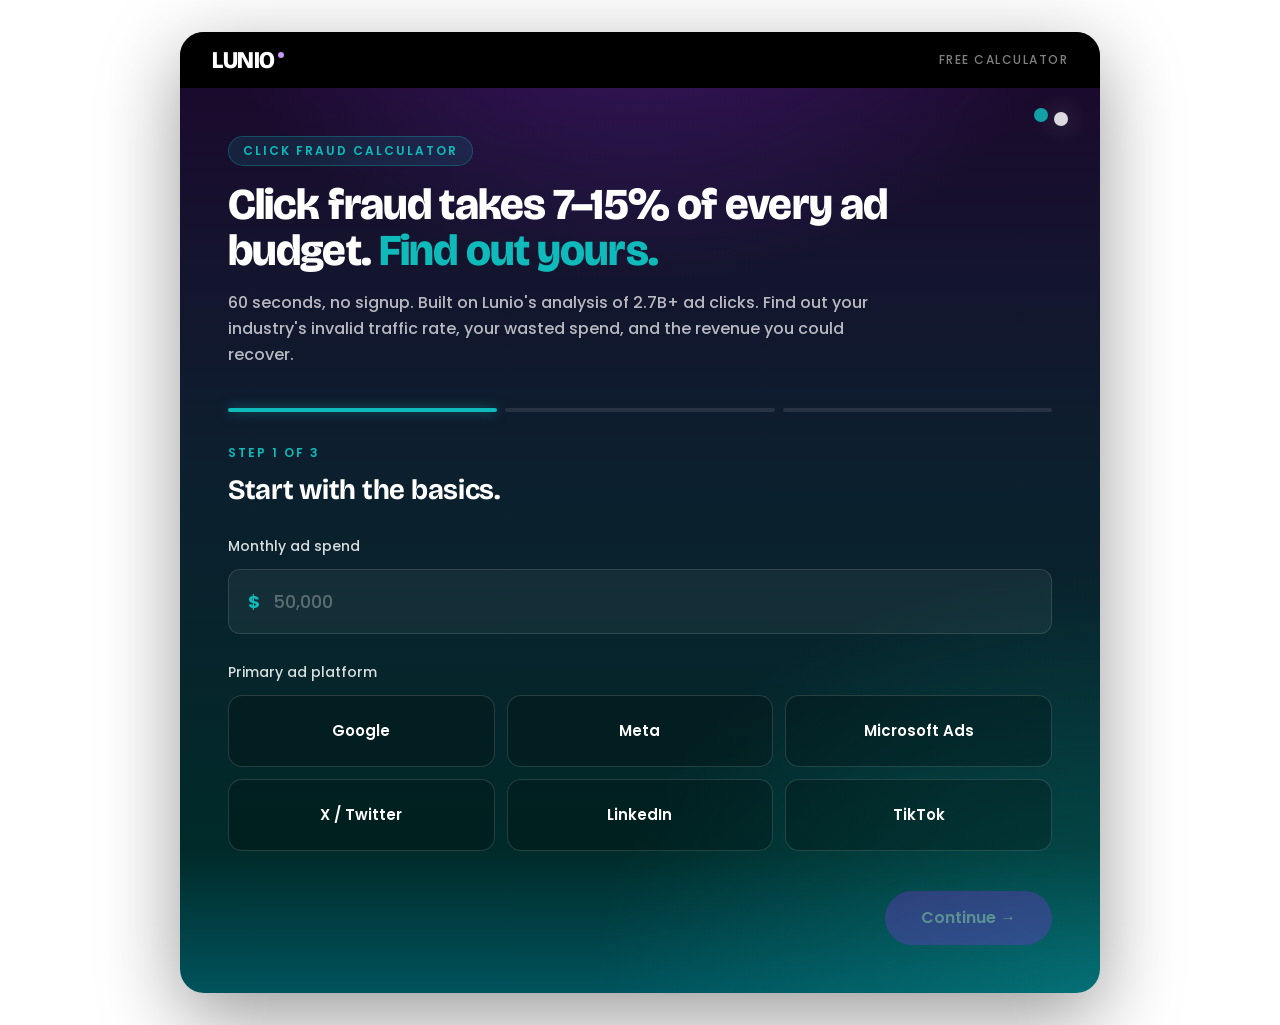
<file: index.html>
<!doctype html>
<html lang="de">
<head>
  <meta charset="UTF-8" />
  <meta name="viewport" content="width=device-width, initial-scale=1.0" />
  <title>Lunio Rechner</title>
</head>
<body>
<!-- ============================================================
     LUNIO – TRUE COST OF CLICK FRAUD CALCULATOR
     Embed-ready snippet (no DOCTYPE / html / head / body tags)
     Data source: Lunio Global Invalid Traffic Report 2026
     ============================================================ -->

<style>
  /* Brand fonts: Poppins (body) + Bricolage Grotesque 800 as a heavy
     display alternative to Attila Sans Classic (not on Google Fonts). */
  @import url('https://fonts.googleapis.com/css2?family=Bricolage+Grotesque:opsz,wght@12..96,700;12..96,800&family=Poppins:wght@400;500;600;700&display=swap');

  /* ---------- ROOT / RESET ---------- */
  .lunio-ccf-wrapper,
  .lunio-ccf-wrapper * {
    box-sizing: border-box;
    margin: 0;
    padding: 0;
  }

  .lunio-ccf-wrapper {
    --lunio-ccf-dark-purple-1: #1D072D;
    --lunio-ccf-dark-teal-1: #002A29;
    --lunio-ccf-dark-teal-2: #00535C;
    --lunio-ccf-core-teal: #0FBABA;
    --lunio-ccf-light-teal-1: #36D8D9;
    --lunio-ccf-light-teal-2: #C6EBEB;
    --lunio-ccf-purple: #7E34D5;
    --lunio-ccf-purple-hover: #6929b8;
    --lunio-ccf-core-purple: #C697F2;
    --lunio-ccf-white: #FFFFFF;
    --lunio-ccf-black: #0A0A0A;

    --lunio-ccf-font-body: 'Poppins', -apple-system, BlinkMacSystemFont, sans-serif;
    --lunio-ccf-font-display: 'Bricolage Grotesque', 'Poppins', sans-serif;

    font-family: var(--lunio-ccf-font-body);
    color: var(--lunio-ccf-white);

    background:
      radial-gradient(ellipse 80% 60% at 50% -10%, rgba(126, 52, 213, 0.35) 0%, transparent 60%),
      radial-gradient(ellipse 100% 80% at 100% 100%, rgba(15, 186, 186, 0.28) 0%, transparent 55%),
      linear-gradient(180deg, #1D072D 0%, #0C1F2E 45%, #002A29 85%, #00535C 100%);

    border-radius: 24px;
    padding: 0;
    max-width: 920px;
    margin: 32px auto;
    position: relative;
    overflow: hidden;
    box-shadow: 0 24px 80px rgba(0, 0, 0, 0.4);
  }

  /* ---------- BLACK HEADER STRIPE ---------- */
  .lunio-ccf-header {
    background: #000000;
    padding: 16px 32px;
    display: flex;
    align-items: center;
    justify-content: space-between;
  }

  .lunio-ccf-brand {
    display: inline-flex;
    align-items: flex-start;
    gap: 2px;
    user-select: none;
  }

  .lunio-ccf-brand-word {
    font-family: var(--lunio-ccf-font-display);
    font-weight: 800;
    font-size: 24px;
    line-height: 1;
    letter-spacing: -0.02em;
    color: var(--lunio-ccf-white);
    font-variation-settings: "opsz" 96;
  }

  .lunio-ccf-brand-dot {
    width: 6px;
    height: 6px;
    border-radius: 50%;
    background: var(--lunio-ccf-core-purple);
    margin-top: 4px;
    margin-left: 1px;
  }

  .lunio-ccf-header-tag {
    font-family: var(--lunio-ccf-font-body);
    font-size: 12px;
    font-weight: 500;
    letter-spacing: 1.5px;
    text-transform: uppercase;
    color: rgba(255, 255, 255, 0.5);
  }

  /* ---------- INNER PADDING ---------- */
  .lunio-ccf-inner {
    padding: 48px 48px 48px;
    position: relative;
  }

  /* Decorative floating dot motif */
  .lunio-ccf-inner::after {
    content: '';
    position: absolute;
    top: 24px;
    right: 32px;
    width: 14px;
    height: 14px;
    background: var(--lunio-ccf-white);
    border-radius: 50%;
    box-shadow:
      -20px -4px 0 var(--lunio-ccf-core-teal),
      0 0 24px rgba(255, 255, 255, 0.4);
    opacity: 0.85;
  }

  /* ---------- COLLAPSIBLE INTRO (Step 1 only) ---------- */
  .lunio-ccf-intro {
    max-height: 600px;
    opacity: 1;
    overflow: hidden;
    transition: max-height 0.5s cubic-bezier(0.4, 0, 0.2, 1),
                opacity 0.35s ease,
                margin 0.4s ease;
  }

  .lunio-ccf-intro.lunio-ccf-intro-collapsed {
    max-height: 0;
    opacity: 0;
    margin-bottom: 0;
  }

  .lunio-ccf-eyebrow {
    display: inline-block;
    color: var(--lunio-ccf-core-teal);
    font-family: var(--lunio-ccf-font-body);
    font-weight: 600;
    font-size: 12px;
    line-height: 1;
    letter-spacing: 2px;
    text-transform: uppercase;
    margin-bottom: 16px;
    padding: 8px 14px;
    background: rgba(15, 186, 186, 0.12);
    border: 1px solid rgba(15, 186, 186, 0.3);
    border-radius: 100px;
  }

  .lunio-ccf-heading {
    display: block;
    font-family: var(--lunio-ccf-font-display);
    font-weight: 800;
    font-size: 44px;
    line-height: 1.05;
    letter-spacing: -0.02em;
    color: var(--lunio-ccf-white);
    margin-bottom: 16px;
    font-variation-settings: "opsz" 96;
    max-width: 720px;
  }

  .lunio-ccf-heading-accent {
    color: var(--lunio-ccf-core-teal);
  }

  .lunio-ccf-subheading {
    font-family: var(--lunio-ccf-font-body);
    font-weight: 500;
    font-size: 16px;
    line-height: 26px;
    color: rgba(255, 255, 255, 0.7);
    margin-bottom: 40px;
    max-width: 640px;
  }

  /* ---------- PROGRESS BAR ---------- */
  .lunio-ccf-progress {
    display: flex;
    gap: 8px;
    margin-bottom: 32px;
  }

  .lunio-ccf-progress-segment {
    flex: 1;
    height: 4px;
    background: rgba(255, 255, 255, 0.1);
    border-radius: 2px;
    overflow: hidden;
    position: relative;
    transition: background 0.3s ease;
  }

  .lunio-ccf-progress-segment.lunio-ccf-active {
    background: var(--lunio-ccf-core-teal);
    box-shadow: 0 0 12px rgba(15, 186, 186, 0.5);
  }

  .lunio-ccf-progress-segment.lunio-ccf-completed {
    background: var(--lunio-ccf-core-teal);
  }

  .lunio-ccf-step-label {
    font-family: var(--lunio-ccf-font-body);
    font-size: 12px;
    color: var(--lunio-ccf-core-teal);
    letter-spacing: 2px;
    text-transform: uppercase;
    margin-bottom: 12px;
    font-weight: 600;
  }

  /* ---------- STEPS ---------- */
  .lunio-ccf-step {
    display: none;
    animation: lunio-ccf-fadeIn 0.4s ease-out;
  }

  .lunio-ccf-step.lunio-ccf-step-active {
    display: block;
  }

  @keyframes lunio-ccf-fadeIn {
    from { opacity: 0; transform: translateY(12px); }
    to   { opacity: 1; transform: translateY(0); }
  }

  .lunio-ccf-question {
    font-family: var(--lunio-ccf-font-display);
    font-weight: 700;
    font-size: 28px;
    line-height: 1.2;
    letter-spacing: -0.01em;
    color: var(--lunio-ccf-white);
    margin-bottom: 28px;
    font-variation-settings: "opsz" 48;
  }

  /* ---------- INPUT FIELDS ---------- */
  .lunio-ccf-field-group {
    margin-bottom: 28px;
  }

  .lunio-ccf-label {
    display: block;
    font-family: var(--lunio-ccf-font-body);
    font-size: 14px;
    font-weight: 500;
    color: rgba(255, 255, 255, 0.85);
    margin-bottom: 12px;
  }

  .lunio-ccf-input-wrap {
    position: relative;
    display: flex;
    align-items: center;
  }

  .lunio-ccf-currency-symbol {
    position: absolute;
    left: 20px;
    color: var(--lunio-ccf-core-teal);
    font-weight: 700;
    font-size: 18px;
    pointer-events: none;
    z-index: 2;
  }

  .lunio-ccf-input {
    width: 100%;
    background: rgba(255, 255, 255, 0.05);
    border: 1.5px solid rgba(255, 255, 255, 0.12);
    color: var(--lunio-ccf-white);
    font-family: var(--lunio-ccf-font-body);
    font-size: 18px;
    font-weight: 500;
    padding: 18px 20px 18px 44px;
    border-radius: 12px;
    transition: all 0.2s ease;
    outline: none;
  }

  .lunio-ccf-input::placeholder {
    color: rgba(255, 255, 255, 0.3);
  }

  .lunio-ccf-input:focus {
    border-color: var(--lunio-ccf-core-teal);
    background: rgba(15, 186, 186, 0.06);
    box-shadow: 0 0 0 4px rgba(15, 186, 186, 0.15);
  }

  .lunio-ccf-input::-webkit-outer-spin-button,
  .lunio-ccf-input::-webkit-inner-spin-button {
    -webkit-appearance: none;
    margin: 0;
  }
  .lunio-ccf-input[type=number] {
    -moz-appearance: textfield;
  }

  /* ---------- CARD GRIDS ---------- */
  .lunio-ccf-platform-grid {
    display: grid;
    grid-template-columns: repeat(3, 1fr);
    gap: 12px;
  }

  .lunio-ccf-industry-grid {
    display: grid;
    grid-template-columns: repeat(4, 1fr);
    gap: 10px;
  }

  .lunio-ccf-card {
    background: rgba(0, 0, 0, 0.22);
    border: 1.5px solid rgba(255, 255, 255, 0.14);
    color: var(--lunio-ccf-white);
    font-family: var(--lunio-ccf-font-body);
    font-size: 13px;
    font-weight: 600;
    padding: 16px 12px;
    border-radius: 14px;
    cursor: pointer;
    transition: all 0.2s ease;
    text-align: center;
    position: relative;
    display: flex;
    flex-direction: column;
    align-items: center;
    justify-content: center;
    gap: 4px;
    min-height: 82px;
    line-height: 1.3;
  }

  .lunio-ccf-platform-grid .lunio-ccf-card {
    font-size: 15px;
    min-height: 72px;
  }

  .lunio-ccf-card:hover {
    border-color: rgba(15, 186, 186, 0.7);
    background: rgba(15, 186, 186, 0.12);
    transform: translateY(-2px);
  }

  .lunio-ccf-card.lunio-ccf-selected {
    border-color: var(--lunio-ccf-core-teal);
    background: rgba(15, 186, 186, 0.16);
    box-shadow: 0 0 0 1px var(--lunio-ccf-core-teal), 0 8px 24px rgba(15, 186, 186, 0.2);
  }

  .lunio-ccf-card.lunio-ccf-selected::after {
    content: '';
    position: absolute;
    top: 8px;
    right: 8px;
    width: 12px;
    height: 12px;
    background: var(--lunio-ccf-core-teal);
    border-radius: 50%;
    box-shadow: inset 0 0 0 2.5px var(--lunio-ccf-dark-teal-1);
  }

  .lunio-ccf-card-rate {
    font-size: 11px;
    color: rgba(255, 255, 255, 0.45);
    font-weight: 500;
    letter-spacing: 0.3px;
  }

  .lunio-ccf-card.lunio-ccf-selected .lunio-ccf-card-rate {
    color: var(--lunio-ccf-core-teal);
  }

  /* ---------- NAVIGATION ---------- */
  .lunio-ccf-nav {
    display: flex;
    justify-content: space-between;
    align-items: center;
    margin-top: 40px;
    gap: 16px;
  }

  .lunio-ccf-btn {
    font-family: var(--lunio-ccf-font-body);
    font-weight: 600;
    font-size: 16px;
    line-height: 1.4;
    padding: 16px 36px;
    border-radius: 100px;
    border: none;
    cursor: pointer;
    transition: all 0.2s ease;
    display: inline-flex;
    align-items: center;
    gap: 8px;
    white-space: nowrap;
    text-decoration: none;
  }

  .lunio-ccf-btn-primary {
    background: var(--lunio-ccf-purple);
    color: var(--lunio-ccf-white);
    box-shadow: 0 6px 16px rgba(126, 52, 213, 0.25),
                0 2px 8px rgba(0, 0, 0, 0.35);
  }

  .lunio-ccf-btn-primary:hover:not(:disabled) {
    background: var(--lunio-ccf-purple-hover);
    transform: translateY(-1px);
    box-shadow: 0 10px 24px rgba(126, 52, 213, 0.35),
                0 4px 10px rgba(0, 0, 0, 0.4);
  }

  .lunio-ccf-btn-primary:disabled {
    opacity: 0.35;
    cursor: not-allowed;
    box-shadow: none;
  }

  .lunio-ccf-btn-ghost {
    background: transparent;
    color: rgba(255, 255, 255, 0.65);
    padding: 16px 20px;
  }

  .lunio-ccf-btn-ghost:hover {
    color: var(--lunio-ccf-white);
  }

  .lunio-ccf-btn-cta {
    background: var(--lunio-ccf-purple);
    color: var(--lunio-ccf-white);
    padding: 20px 44px;
    font-size: 17px;
    box-shadow: 0 6px 18px rgba(126, 52, 213, 0.22),
                0 2px 8px rgba(0, 0, 0, 0.35);
  }

  .lunio-ccf-btn-cta:hover {
    background: var(--lunio-ccf-purple-hover);
    transform: translateY(-2px);
    box-shadow: 0 10px 24px rgba(126, 52, 213, 0.3),
                0 4px 12px rgba(0, 0, 0, 0.4);
  }

  /* ===================================================
     STEP 3 — RESULTS (redesigned: lost-revenue hero)
     =================================================== */

  /* ---------- CONTEXT BAR ---------- */
  .lunio-ccf-context-bar {
    display: inline-flex;
    align-items: center;
    gap: 10px;
    padding: 10px 18px;
    background: rgba(15, 186, 186, 0.08);
    border: 1px solid rgba(15, 186, 186, 0.25);
    border-radius: 100px;
    margin-bottom: 28px;
    font-family: var(--lunio-ccf-font-body);
    font-size: 13px;
    font-weight: 500;
    color: rgba(255, 255, 255, 0.9);
    flex-wrap: wrap;
  }

  .lunio-ccf-context-dot {
    width: 8px;
    height: 8px;
    border-radius: 50%;
    background: var(--lunio-ccf-core-teal);
    box-shadow: 0 0 8px rgba(15, 186, 186, 0.6);
    flex-shrink: 0;
  }

  .lunio-ccf-context-bar span:not(.lunio-ccf-context-dot) {
    color: rgba(255, 255, 255, 0.9);
  }

  .lunio-ccf-context-divider {
    color: rgba(255, 255, 255, 0.3);
  }

  /* ---------- HERO ---------- */
  .lunio-ccf-hero {
    margin-bottom: 36px;
  }

  .lunio-ccf-hero-eyebrow {
    display: block;
    font-family: var(--lunio-ccf-font-body);
    font-size: 18px;
    font-weight: 500;
    color: rgba(255, 255, 255, 0.7);
    margin-bottom: 12px;
  }

  .lunio-ccf-hero-number {
    display: block;
    font-family: var(--lunio-ccf-font-display);
    font-weight: 800;
    font-size: 88px;
    line-height: 1;
    letter-spacing: -0.04em;
    color: var(--lunio-ccf-core-teal);
    margin-bottom: 20px;
    font-variation-settings: "opsz" 96;
    text-shadow: 0 0 60px rgba(15, 186, 186, 0.25);
  }

  .lunio-ccf-hero-text {
    font-family: var(--lunio-ccf-font-body);
    font-size: 18px;
    line-height: 30px;
    color: rgba(255, 255, 255, 0.85);
    max-width: 720px;
    font-weight: 400;
  }

  .lunio-ccf-hero-text strong {
    color: var(--lunio-ccf-white);
    font-weight: 700;
  }

  /* ---------- SECONDARY STATS ---------- */
  .lunio-ccf-secondary-stats {
    display: grid;
    grid-template-columns: repeat(3, 1fr);
    gap: 14px;
    margin-bottom: 40px;
    padding-top: 32px;
    border-top: 1px solid rgba(255, 255, 255, 0.08);
  }

  .lunio-ccf-stat {
    padding: 4px 0;
  }

  .lunio-ccf-stat-label {
    font-family: var(--lunio-ccf-font-body);
    font-size: 12px;
    text-transform: uppercase;
    letter-spacing: 1.2px;
    color: rgba(255, 255, 255, 0.55);
    font-weight: 500;
    margin-bottom: 8px;
  }

  .lunio-ccf-stat-value {
    font-family: var(--lunio-ccf-font-display);
    font-weight: 800;
    font-size: 28px;
    line-height: 1.1;
    letter-spacing: -0.02em;
    color: var(--lunio-ccf-white);
    font-variation-settings: "opsz" 96;
  }

  /* ---------- CTA BLOCK ---------- */
  .lunio-ccf-cta-block {
    background:
      radial-gradient(circle at 0% 100%, rgba(126, 52, 213, 0.28) 0%, transparent 55%),
      radial-gradient(circle at 100% 0%, rgba(15, 186, 186, 0.18) 0%, transparent 55%),
      rgba(255, 255, 255, 0.03);
    border: 1px solid rgba(255, 255, 255, 0.1);
    border-radius: 20px;
    padding: 40px 36px;
    position: relative;
    overflow: hidden;
  }

  .lunio-ccf-cta-headline {
    display: block;
    font-family: var(--lunio-ccf-font-display);
    font-weight: 800;
    font-size: 30px;
    line-height: 1.15;
    letter-spacing: -0.02em;
    color: var(--lunio-ccf-white);
    margin-bottom: 14px;
    font-variation-settings: "opsz" 96;
  }

  .lunio-ccf-cta-accent {
    color: var(--lunio-ccf-core-teal);
  }

  .lunio-ccf-cta-text {
    color: rgba(255, 255, 255, 0.75);
    font-family: var(--lunio-ccf-font-body);
    font-size: 15px;
    line-height: 26px;
    margin-bottom: 24px;
    max-width: 560px;
  }

  .lunio-ccf-checklist {
    display: flex;
    flex-wrap: wrap;
    gap: 16px 28px;
    margin-bottom: 28px;
    padding-bottom: 28px;
    border-bottom: 1px solid rgba(255, 255, 255, 0.08);
  }

  .lunio-ccf-check-item {
    display: inline-flex;
    align-items: center;
    gap: 8px;
    font-family: var(--lunio-ccf-font-body);
    font-size: 14px;
    color: rgba(255, 255, 255, 0.85);
    font-weight: 500;
  }

  .lunio-ccf-check-icon {
    width: 18px;
    height: 18px;
    border-radius: 50%;
    background: rgba(15, 186, 186, 0.18);
    color: var(--lunio-ccf-core-teal);
    display: inline-flex;
    align-items: center;
    justify-content: center;
    font-size: 11px;
    font-weight: 700;
    flex-shrink: 0;
  }

  .lunio-ccf-cta-actions {
    display: flex;
    flex-direction: column;
    align-items: flex-start;
    gap: 18px;
  }

  .lunio-ccf-reassurance-list {
    display: flex;
    flex-wrap: wrap;
    gap: 10px 22px;
  }

  .lunio-ccf-reassurance-item {
    display: inline-flex;
    align-items: center;
    gap: 7px;
    font-family: var(--lunio-ccf-font-body);
    font-size: 13px;
    color: rgba(255, 255, 255, 0.6);
    font-weight: 500;
  }

  .lunio-ccf-reassurance-icon {
    width: 14px;
    height: 14px;
    color: var(--lunio-ccf-core-teal);
    flex-shrink: 0;
    opacity: 0.85;
  }

  /* ---------- SOCIAL PROOF ---------- */
  .lunio-ccf-social-proof {
    display: flex;
    align-items: flex-start;
    gap: 12px;
    margin-top: 28px;
    padding: 20px 24px;
    background: rgba(255, 255, 255, 0.025);
    border-radius: 14px;
    font-family: var(--lunio-ccf-font-body);
    font-size: 14px;
    line-height: 22px;
    color: rgba(255, 255, 255, 0.7);
  }

  .lunio-ccf-social-arrow {
    color: var(--lunio-ccf-core-teal);
    font-weight: 700;
    flex-shrink: 0;
    margin-top: 1px;
  }

  .lunio-ccf-social-proof strong {
    color: var(--lunio-ccf-core-teal);
    font-weight: 600;
  }

  /* ---------- RESTART ---------- */
  .lunio-ccf-restart {
    display: block;
    margin: 24px auto 0;
    background: none;
    border: none;
    color: rgba(255, 255, 255, 0.5);
    font-family: var(--lunio-ccf-font-body);
    font-size: 14px;
    cursor: pointer;
    text-decoration: underline;
    text-underline-offset: 4px;
    transition: color 0.2s;
  }

  .lunio-ccf-restart:hover {
    color: var(--lunio-ccf-core-teal);
  }

  /* ---------- DISCLAIMER ---------- */
  .lunio-ccf-disclaimer {
    font-family: var(--lunio-ccf-font-body);
    font-size: 11px;
    line-height: 18px;
    color: rgba(255, 255, 255, 0.35);
    margin-top: 24px;
    text-align: center;
  }

  /* ---------- MOBILE ---------- */
  @media (max-width: 700px) {
    .lunio-ccf-wrapper {
      margin: 16px;
      border-radius: 20px;
    }

    .lunio-ccf-header {
      padding: 12px 20px;
    }

    .lunio-ccf-header-tag {
      display: none;
    }

    .lunio-ccf-inner {
      padding: 28px 20px 32px;
    }

    .lunio-ccf-inner::after {
      top: 16px;
      right: 20px;
      width: 10px;
      height: 10px;
    }

    .lunio-ccf-heading {
      font-size: 28px;
    }

    .lunio-ccf-subheading {
      font-size: 15px;
      line-height: 24px;
    }

    .lunio-ccf-question {
      font-size: 22px;
    }

    .lunio-ccf-platform-grid {
      grid-template-columns: repeat(2, 1fr);
    }

    .lunio-ccf-industry-grid {
      grid-template-columns: repeat(2, 1fr);
    }

    /* ----- Step 3 mobile ----- */
    .lunio-ccf-hero-number {
      font-size: 56px;
    }

    .lunio-ccf-hero-text {
      font-size: 16px;
      line-height: 26px;
    }

    .lunio-ccf-secondary-stats {
      grid-template-columns: 1fr;
      gap: 16px;
    }

    .lunio-ccf-stat-value {
      font-size: 24px;
    }

    .lunio-ccf-cta-block {
      padding: 28px 22px;
    }

    .lunio-ccf-cta-headline {
      font-size: 24px;
    }

    .lunio-ccf-checklist {
      flex-direction: column;
      gap: 12px;
    }

    .lunio-ccf-cta-actions {
      gap: 16px;
    }

    .lunio-ccf-btn-cta {
      width: 100%;
      justify-content: center;
    }

    .lunio-ccf-reassurance-list {
      width: 100%;
      justify-content: flex-start;
      gap: 8px 18px;
    }

    .lunio-ccf-nav {
      flex-direction: column-reverse;
      gap: 8px;
    }

    .lunio-ccf-nav .lunio-ccf-btn {
      width: 100%;
      justify-content: center;
    }
  }
</style>

<div class="lunio-ccf-wrapper" id="lunio-ccf-calculator">

  <!-- LUNIO BRANDED HEADER -->
  <div class="lunio-ccf-header">
    <div class="lunio-ccf-brand">
      <span class="lunio-ccf-brand-word">LUNIO</span>
      <span class="lunio-ccf-brand-dot"></span>
    </div>
    <span class="lunio-ccf-header-tag">Free Calculator</span>
  </div>

  <div class="lunio-ccf-inner">

    <!-- INTRO (collapses on Step 2+) -->
    <div class="lunio-ccf-intro" id="lunio-ccf-intro">
      <span class="lunio-ccf-eyebrow">Click Fraud Calculator</span>
      <span class="lunio-ccf-heading">Click fraud takes 7–15% of every ad budget. <span class="lunio-ccf-heading-accent">Find out yours.</span></span>
      <p class="lunio-ccf-subheading">60 seconds, no signup. Built on Lunio's analysis of 2.7B+ ad clicks. Find out your industry's invalid traffic rate, your wasted spend, and the revenue you could recover.</p>
    </div>

    <!-- PROGRESS -->
    <div class="lunio-ccf-progress">
      <div class="lunio-ccf-progress-segment lunio-ccf-active" data-segment="1"></div>
      <div class="lunio-ccf-progress-segment" data-segment="2"></div>
      <div class="lunio-ccf-progress-segment" data-segment="3"></div>
    </div>

    <!-- ============= STEP 1 ============= -->
    <div class="lunio-ccf-step lunio-ccf-step-active" data-step="1">
      <div class="lunio-ccf-step-label">Step 1 of 3</div>
      <div class="lunio-ccf-question">Start with the basics.</div>

      <div class="lunio-ccf-field-group">
        <label class="lunio-ccf-label" for="lunio-ccf-budget">Monthly ad spend</label>
        <div class="lunio-ccf-input-wrap">
          <span class="lunio-ccf-currency-symbol">$</span>
          <input type="number" id="lunio-ccf-budget" class="lunio-ccf-input" placeholder="50,000" min="0" step="1000" />
        </div>
      </div>

      <div class="lunio-ccf-field-group">
        <label class="lunio-ccf-label">Primary ad platform</label>
        <div class="lunio-ccf-platform-grid" id="lunio-ccf-platform-grid">
          <button class="lunio-ccf-card" data-platform="Google" data-cta-name="Google" data-context-name="Google Ads" data-rate="7.57" type="button">Google</button>
          <button class="lunio-ccf-card" data-platform="Meta" data-cta-name="Meta" data-context-name="Meta Ads" data-rate="8.20" type="button">Meta</button>
          <button class="lunio-ccf-card" data-platform="Microsoft Ads" data-cta-name="Microsoft" data-context-name="Microsoft Ads" data-rate="10.32" type="button">Microsoft Ads</button>
          <button class="lunio-ccf-card" data-platform="X / Twitter" data-cta-name="X" data-context-name="X Ads" data-rate="12.79" type="button">X / Twitter</button>
          <button class="lunio-ccf-card" data-platform="LinkedIn" data-cta-name="LinkedIn" data-context-name="LinkedIn Ads" data-rate="19.88" type="button">LinkedIn</button>
          <button class="lunio-ccf-card" data-platform="TikTok" data-cta-name="TikTok" data-context-name="TikTok Ads" data-rate="24.20" type="button">TikTok</button>
        </div>
      </div>

      <div class="lunio-ccf-nav">
        <div></div>
        <button class="lunio-ccf-btn lunio-ccf-btn-primary" id="lunio-ccf-next-1" type="button" disabled>Continue →</button>
      </div>
    </div>

    <!-- ============= STEP 2 ============= -->
    <div class="lunio-ccf-step" data-step="2">
      <div class="lunio-ccf-step-label">Step 2 of 3</div>
      <div class="lunio-ccf-question">Pick your industry &amp; CPC.</div>

      <div class="lunio-ccf-field-group">
        <label class="lunio-ccf-label">Your industry</label>
        <div class="lunio-ccf-industry-grid" id="lunio-ccf-industry-grid">
          <!-- Row 1 (lowest IVT) -->
          <button class="lunio-ccf-card" data-industry="Retail" data-rate="6.03" data-cpc="1.35" type="button">
            <span>Retail</span><span class="lunio-ccf-card-rate">6.03% IVT</span>
          </button>
          <button class="lunio-ccf-card" data-industry="Software &amp; IT" data-rate="6.48" data-cpc="4.50" type="button">
            <span>Software &amp; IT</span><span class="lunio-ccf-card-rate">6.48% IVT</span>
          </button>
          <button class="lunio-ccf-card" data-industry="Cybersecurity" data-rate="7.90" data-cpc="5.80" type="button">
            <span>Cybersecurity</span><span class="lunio-ccf-card-rate">7.90% IVT</span>
          </button>
          <button class="lunio-ccf-card" data-industry="B2B SaaS" data-rate="8.20" data-cpc="4.80" type="button">
            <span>B2B SaaS</span><span class="lunio-ccf-card-rate">8.20% IVT</span>
          </button>

          <!-- Row 2 -->
          <button class="lunio-ccf-card" data-industry="Luxury Retail" data-rate="8.60" data-cpc="1.85" type="button">
            <span>Luxury Retail</span><span class="lunio-ccf-card-rate">8.60% IVT</span>
          </button>
          <button class="lunio-ccf-card" data-industry="Travel" data-rate="9.04" data-cpc="1.55" type="button">
            <span>Travel</span><span class="lunio-ccf-card-rate">9.04% IVT</span>
          </button>
          <button class="lunio-ccf-card" data-industry="Finance &amp; Insurance" data-rate="10.12" data-cpc="3.77" type="button">
            <span>Finance &amp; Insurance</span><span class="lunio-ccf-card-rate">10.12% IVT</span>
          </button>
          <button class="lunio-ccf-card" data-industry="Healthcare &amp; Pharma" data-rate="10.80" data-cpc="3.40" type="button">
            <span>Healthcare &amp; Pharma</span><span class="lunio-ccf-card-rate">10.80% IVT</span>
          </button>

          <!-- Row 3 -->
          <button class="lunio-ccf-card" data-industry="Automotive" data-rate="11.20" data-cpc="2.80" type="button">
            <span>Automotive</span><span class="lunio-ccf-card-rate">11.20% IVT</span>
          </button>
          <button class="lunio-ccf-card" data-industry="Legal Services" data-rate="11.40" data-cpc="6.75" type="button">
            <span>Legal Services</span><span class="lunio-ccf-card-rate">11.40% IVT</span>
          </button>
          <button class="lunio-ccf-card" data-industry="Home Services" data-rate="12.80" data-cpc="6.40" type="button">
            <span>Home Services</span><span class="lunio-ccf-card-rate">12.80% IVT</span>
          </button>
          <button class="lunio-ccf-card" data-industry="Recruitment &amp; HR" data-rate="13.20" data-cpc="4.20" type="button">
            <span>Recruitment &amp; HR</span><span class="lunio-ccf-card-rate">13.20% IVT</span>
          </button>

          <!-- Row 4 (highest IVT) -->
          <button class="lunio-ccf-card" data-industry="Real Estate" data-rate="13.61" data-cpc="2.37" type="button">
            <span>Real Estate</span><span class="lunio-ccf-card-rate">13.61% IVT</span>
          </button>
          <button class="lunio-ccf-card" data-industry="Telecoms &amp; Utilities" data-rate="14.26" data-cpc="3.50" type="button">
            <span>Telecoms &amp; Utilities</span><span class="lunio-ccf-card-rate">14.26% IVT</span>
          </button>
          <button class="lunio-ccf-card" data-industry="Education" data-rate="14.41" data-cpc="2.40" type="button">
            <span>Education</span><span class="lunio-ccf-card-rate">14.41% IVT</span>
          </button>
          <button class="lunio-ccf-card" data-industry="Gaming &amp; iGaming" data-rate="18.49" data-cpc="1.50" type="button">
            <span>Gaming &amp; iGaming</span><span class="lunio-ccf-card-rate">18.49% IVT</span>
          </button>
        </div>
      </div>

      <div class="lunio-ccf-field-group">
        <label class="lunio-ccf-label" for="lunio-ccf-cpc">Your average CPC (we'll pre-fill an industry estimate)</label>
        <div class="lunio-ccf-input-wrap">
          <span class="lunio-ccf-currency-symbol">$</span>
          <input type="number" id="lunio-ccf-cpc" class="lunio-ccf-input" placeholder="2.50" min="0.01" step="0.01" />
        </div>
      </div>

      <div class="lunio-ccf-nav">
        <button class="lunio-ccf-btn lunio-ccf-btn-ghost" id="lunio-ccf-back-2" type="button">← Back</button>
        <button class="lunio-ccf-btn lunio-ccf-btn-primary" id="lunio-ccf-next-2" type="button" disabled>See my results →</button>
      </div>
    </div>

    <!-- ============= STEP 3 (redesigned) ============= -->
    <div class="lunio-ccf-step" data-step="3">

      <!-- Dynamic context bar -->
      <div class="lunio-ccf-context-bar">
        <span class="lunio-ccf-context-dot"></span>
        <span id="lunio-ccf-ctx-industry">Industry</span>
        <span class="lunio-ccf-context-divider">·</span>
        <span id="lunio-ccf-ctx-platform">Platform</span>
        <span class="lunio-ccf-context-divider">·</span>
        <span id="lunio-ccf-ctx-spend">$0</span><span>&nbsp;annual spend</span>
      </div>

      <!-- HERO: Lost revenue is the headline number -->
      <div class="lunio-ccf-hero">
        <span class="lunio-ccf-hero-eyebrow">Click fraud is taking</span>
        <span class="lunio-ccf-hero-number" id="lunio-ccf-hero-loss">$0</span>
        <p class="lunio-ccf-hero-text">
          from your business every year. That's <strong id="lunio-ccf-monthly-loss">$0 every month</strong> walking out the door — and another <strong id="lunio-ccf-daily-loss">$0 every day</strong> you don't act.
        </p>
      </div>

      <!-- Secondary stats -->
      <div class="lunio-ccf-secondary-stats">
        <div class="lunio-ccf-stat">
          <div class="lunio-ccf-stat-label">Invalid clicks / yr</div>
          <div class="lunio-ccf-stat-value" id="lunio-ccf-stat-clicks">0</div>
        </div>
        <div class="lunio-ccf-stat">
          <div class="lunio-ccf-stat-label">Wasted ad spend</div>
          <div class="lunio-ccf-stat-value" id="lunio-ccf-stat-spend">$0</div>
        </div>
        <div class="lunio-ccf-stat">
          <div class="lunio-ccf-stat-label">Invalid traffic</div>
          <div class="lunio-ccf-stat-value" id="lunio-ccf-stat-ivt">0%</div>
        </div>
      </div>

      <!-- CTA Block -->
      <div class="lunio-ccf-cta-block">
        <span class="lunio-ccf-cta-headline">
          <span id="lunio-ccf-cta-platform">Google</span> won't fix this. <span class="lunio-ccf-cta-accent">Lunio will.</span>
        </span>
        <p class="lunio-ccf-cta-text">
          Run a free 14-day audit on your live account and see your real numbers — broken down by campaign, keyword, geo and domain.
        </p>

        <div class="lunio-ccf-checklist">
          <span class="lunio-ccf-check-item"><span class="lunio-ccf-check-icon">✓</span>Your actual IVT rate</span>
          <span class="lunio-ccf-check-item"><span class="lunio-ccf-check-icon">✓</span>Top wasted-spend sources</span>
          <span class="lunio-ccf-check-item"><span class="lunio-ccf-check-icon">✓</span>Recoverable revenue</span>
        </div>

        <div class="lunio-ccf-cta-actions">
          <a href="https://www.lunio.ai/talk-to-sales" class="lunio-ccf-btn lunio-ccf-btn-cta" id="lunio-ccf-cta-audit" target="_blank" rel="noopener">
            Start my free audit →
          </a>
          <div class="lunio-ccf-reassurance-list">
            <span class="lunio-ccf-reassurance-item">
              <svg class="lunio-ccf-reassurance-icon" viewBox="0 0 24 24" fill="none" stroke="currentColor" stroke-width="2.2" stroke-linecap="round" stroke-linejoin="round" aria-hidden="true">
                <rect x="2" y="5" width="20" height="14" rx="2"/>
                <line x1="2" y1="10" x2="22" y2="10"/>
              </svg>
              No credit card
            </span>
            <span class="lunio-ccf-reassurance-item">
              <svg class="lunio-ccf-reassurance-icon" viewBox="0 0 24 24" fill="none" stroke="currentColor" stroke-width="2.2" stroke-linecap="round" stroke-linejoin="round" aria-hidden="true">
                <circle cx="12" cy="12" r="10"/>
                <polyline points="12 6 12 12 16 14"/>
              </svg>
              5-min setup
            </span>
            <span class="lunio-ccf-reassurance-item">
              <svg class="lunio-ccf-reassurance-icon" viewBox="0 0 24 24" fill="none" stroke="currentColor" stroke-width="2.2" stroke-linecap="round" stroke-linejoin="round" aria-hidden="true">
                <path d="M1 12s4-8 11-8 11 8 11 8-4 8-11 8-11-8-11-8z"/>
                <circle cx="12" cy="12" r="3"/>
              </svg>
              Read-only access
            </span>
          </div>
        </div>
      </div>

      <!-- Social proof -->
      <div class="lunio-ccf-social-proof">
        <span class="lunio-ccf-social-arrow">↗</span>
        <span>After activation, Lunio customers see avg <strong>13% higher on-page CVR</strong> and <strong>7% lower CPL</strong>. Trusted by 1,400+ brands · 4.7 on G2.</span>
      </div>

      <button class="lunio-ccf-restart" id="lunio-ccf-restart" type="button">Recalculate with different inputs</button>

      <p class="lunio-ccf-disclaimer">
        Calculations based on Lunio's Global Invalid Traffic Report 2026. Eight industries shown use Lunio-measured rates; additional industries use Lunio-methodology estimates calibrated against comparable verticals. Lost revenue applies Lunio's conservative 3:1 ROAS baseline — every $1 of wasted ad spend equals roughly $3 in missed revenue. Actual results vary by account.
      </p>
    </div>

  </div>
</div>

<script>
(function() {
  'use strict';

  var state = {
    budget: null,
    platform: null, platformCtaName: null, platformContextName: null, platformRate: null,
    industry: null, industryRate: null,
    cpc: null, cpcAutoFilled: false
  };

  function $(id) { return document.getElementById(id); }
  function $$(selector, parent) { return (parent || document).querySelectorAll(selector); }
  function formatInt(n) { return Math.round(n).toLocaleString('en-US'); }
  function formatCurrency(n) { return '$' + Math.round(n).toLocaleString('en-US'); }

  // Compact currency for context bar: $120k, $1.2M, $50k
  function formatCurrencyCompact(n) {
    if (n >= 1000000) return '$' + (n / 1000000).toFixed(n >= 10000000 ? 0 : 1).replace(/\.0$/, '') + 'M';
    if (n >= 1000) return '$' + Math.round(n / 1000) + 'k';
    return '$' + Math.round(n);
  }

  function pushDataLayer(event, data) {
    if (typeof window !== 'undefined' && window.dataLayer) {
      window.dataLayer.push(Object.assign({ event: event, calculatorType: 'click_fraud_cost' }, data || {}));
    }
  }

  function goToStep(stepNumber) {
    $$('.lunio-ccf-step').forEach(function(s) { s.classList.remove('lunio-ccf-step-active'); });
    document.querySelector('.lunio-ccf-step[data-step="' + stepNumber + '"]').classList.add('lunio-ccf-step-active');
    $$('.lunio-ccf-progress-segment').forEach(function(seg) {
      var segNum = parseInt(seg.getAttribute('data-segment'), 10);
      seg.classList.remove('lunio-ccf-active', 'lunio-ccf-completed');
      if (segNum < stepNumber) seg.classList.add('lunio-ccf-completed');
      if (segNum === stepNumber) seg.classList.add('lunio-ccf-active');
    });

    // Collapse intro headline after Step 1 (per UX feedback)
    var intro = document.getElementById('lunio-ccf-intro');
    if (intro) {
      if (stepNumber === 1) intro.classList.remove('lunio-ccf-intro-collapsed');
      else intro.classList.add('lunio-ccf-intro-collapsed');
    }

    document.getElementById('lunio-ccf-calculator').scrollIntoView({ behavior: 'smooth', block: 'start' });
  }

  // ---------- STEP 1 ----------
  var budgetInput = $('lunio-ccf-budget');
  var platformGrid = $('lunio-ccf-platform-grid');
  var next1 = $('lunio-ccf-next-1');

  function validateStep1() { next1.disabled = !(state.budget && state.budget > 0 && state.platform); }

  budgetInput.addEventListener('input', function(e) {
    state.budget = parseFloat(e.target.value) || null;
    validateStep1();
  });

  platformGrid.addEventListener('click', function(e) {
    var card = e.target.closest('.lunio-ccf-card');
    if (!card) return;
    $$('.lunio-ccf-card', platformGrid).forEach(function(c) { c.classList.remove('lunio-ccf-selected'); });
    card.classList.add('lunio-ccf-selected');
    state.platform = card.getAttribute('data-platform');
    state.platformCtaName = card.getAttribute('data-cta-name');
    state.platformContextName = card.getAttribute('data-context-name');
    state.platformRate = parseFloat(card.getAttribute('data-rate'));
    validateStep1();
  });

  next1.addEventListener('click', function() {
    pushDataLayer('calculator_step_complete', { step: 1, budget: state.budget, platform: state.platform });
    goToStep(2);
  });

  // ---------- STEP 2 ----------
  var industryGrid = $('lunio-ccf-industry-grid');
  var cpcInput = $('lunio-ccf-cpc');
  var next2 = $('lunio-ccf-next-2');
  var back2 = $('lunio-ccf-back-2');

  function validateStep2() { next2.disabled = !(state.industry && state.cpc && state.cpc > 0); }

  industryGrid.addEventListener('click', function(e) {
    var card = e.target.closest('.lunio-ccf-card');
    if (!card) return;
    $$('.lunio-ccf-card', industryGrid).forEach(function(c) { c.classList.remove('lunio-ccf-selected'); });
    card.classList.add('lunio-ccf-selected');
    state.industry = card.getAttribute('data-industry');
    state.industryRate = parseFloat(card.getAttribute('data-rate'));

    var suggestedCpc = parseFloat(card.getAttribute('data-cpc'));
    if (!cpcInput.value || state.cpcAutoFilled) {
      cpcInput.value = suggestedCpc.toFixed(2);
      state.cpc = suggestedCpc;
      state.cpcAutoFilled = true;
    }
    validateStep2();
  });

  cpcInput.addEventListener('input', function(e) {
    state.cpc = parseFloat(e.target.value) || null;
    state.cpcAutoFilled = false;
    validateStep2();
  });

  back2.addEventListener('click', function() { goToStep(1); });

  next2.addEventListener('click', function() {
    pushDataLayer('calculator_step_complete', { step: 2, industry: state.industry, cpc: state.cpc });
    calculate();
    goToStep(3);
  });

  // ---------- STEP 3: CALCULATE & RENDER ----------
  function calculate() {
    var combinedIvt = (state.platformRate + state.industryRate) / 2;
    var combinedIvtDecimal = combinedIvt / 100;

    var monthlyClicks = state.budget / state.cpc;
    var monthlyInvalidClicks = monthlyClicks * combinedIvtDecimal;
    var annualInvalidClicks = monthlyInvalidClicks * 12;

    var monthlyWaste = state.budget * combinedIvtDecimal;
    var annualWaste = monthlyWaste * 12;

    // Lunio's report: conservative 3:1 ROAS — every $1 of invalid spend
    // equals ~$3 of missed revenue opportunity.
    var roasMultiplier = 3;
    var annualLostRevenue = annualWaste * roasMultiplier;
    var monthlyLostRevenue = annualLostRevenue / 12;
    var dailyLostRevenue = annualLostRevenue / 365;

    var annualSpend = state.budget * 12;

    // Decode the industry name from HTML entities (e.g. "Finance &amp; Insurance")
    var tempDiv = document.createElement('div');
    tempDiv.innerHTML = state.industry;
    var industryClean = tempDiv.textContent || tempDiv.innerText || state.industry;

    // ----- Render context bar -----
    $('lunio-ccf-ctx-industry').textContent = industryClean;
    $('lunio-ccf-ctx-platform').textContent = state.platformContextName;
    $('lunio-ccf-ctx-spend').textContent = formatCurrencyCompact(annualSpend);

    // ----- Render hero -----
    $('lunio-ccf-hero-loss').textContent = formatCurrency(annualLostRevenue);
    $('lunio-ccf-monthly-loss').textContent = formatCurrency(monthlyLostRevenue) + ' every month';
    $('lunio-ccf-daily-loss').textContent = formatCurrency(dailyLostRevenue) + ' every day';

    // ----- Render secondary stats -----
    $('lunio-ccf-stat-clicks').textContent = formatInt(annualInvalidClicks);
    $('lunio-ccf-stat-spend').textContent = formatCurrency(annualWaste);
    $('lunio-ccf-stat-ivt').textContent = combinedIvt.toFixed(2) + '%';

    // ----- Render dynamic CTA platform name -----
    $('lunio-ccf-cta-platform').textContent = state.platformCtaName;

    pushDataLayer('calculator_result', {
      budget: state.budget,
      platform: state.platform,
      industry: industryClean,
      cpc: state.cpc,
      combined_ivt_rate: combinedIvt,
      annual_waste: Math.round(annualWaste),
      annual_lost_revenue: Math.round(annualLostRevenue),
      annual_invalid_clicks: Math.round(annualInvalidClicks)
    });
  }

  $('lunio-ccf-cta-audit').addEventListener('click', function() {
    pushDataLayer('calculator_cta_click', {
      cta: 'start_free_audit',
      annual_waste: $('lunio-ccf-stat-spend').textContent,
      annual_lost_revenue: $('lunio-ccf-hero-loss').textContent
    });
  });

  $('lunio-ccf-restart').addEventListener('click', function() {
    state = {
      budget: null,
      platform: null, platformCtaName: null, platformContextName: null, platformRate: null,
      industry: null, industryRate: null,
      cpc: null, cpcAutoFilled: false
    };
    budgetInput.value = '';
    cpcInput.value = '';
    $$('.lunio-ccf-card').forEach(function(c) { c.classList.remove('lunio-ccf-selected'); });
    next1.disabled = true;
    next2.disabled = true;
    pushDataLayer('calculator_restart');
    goToStep(1);
  });

})();
</script>

</body>
</html>
</file>
